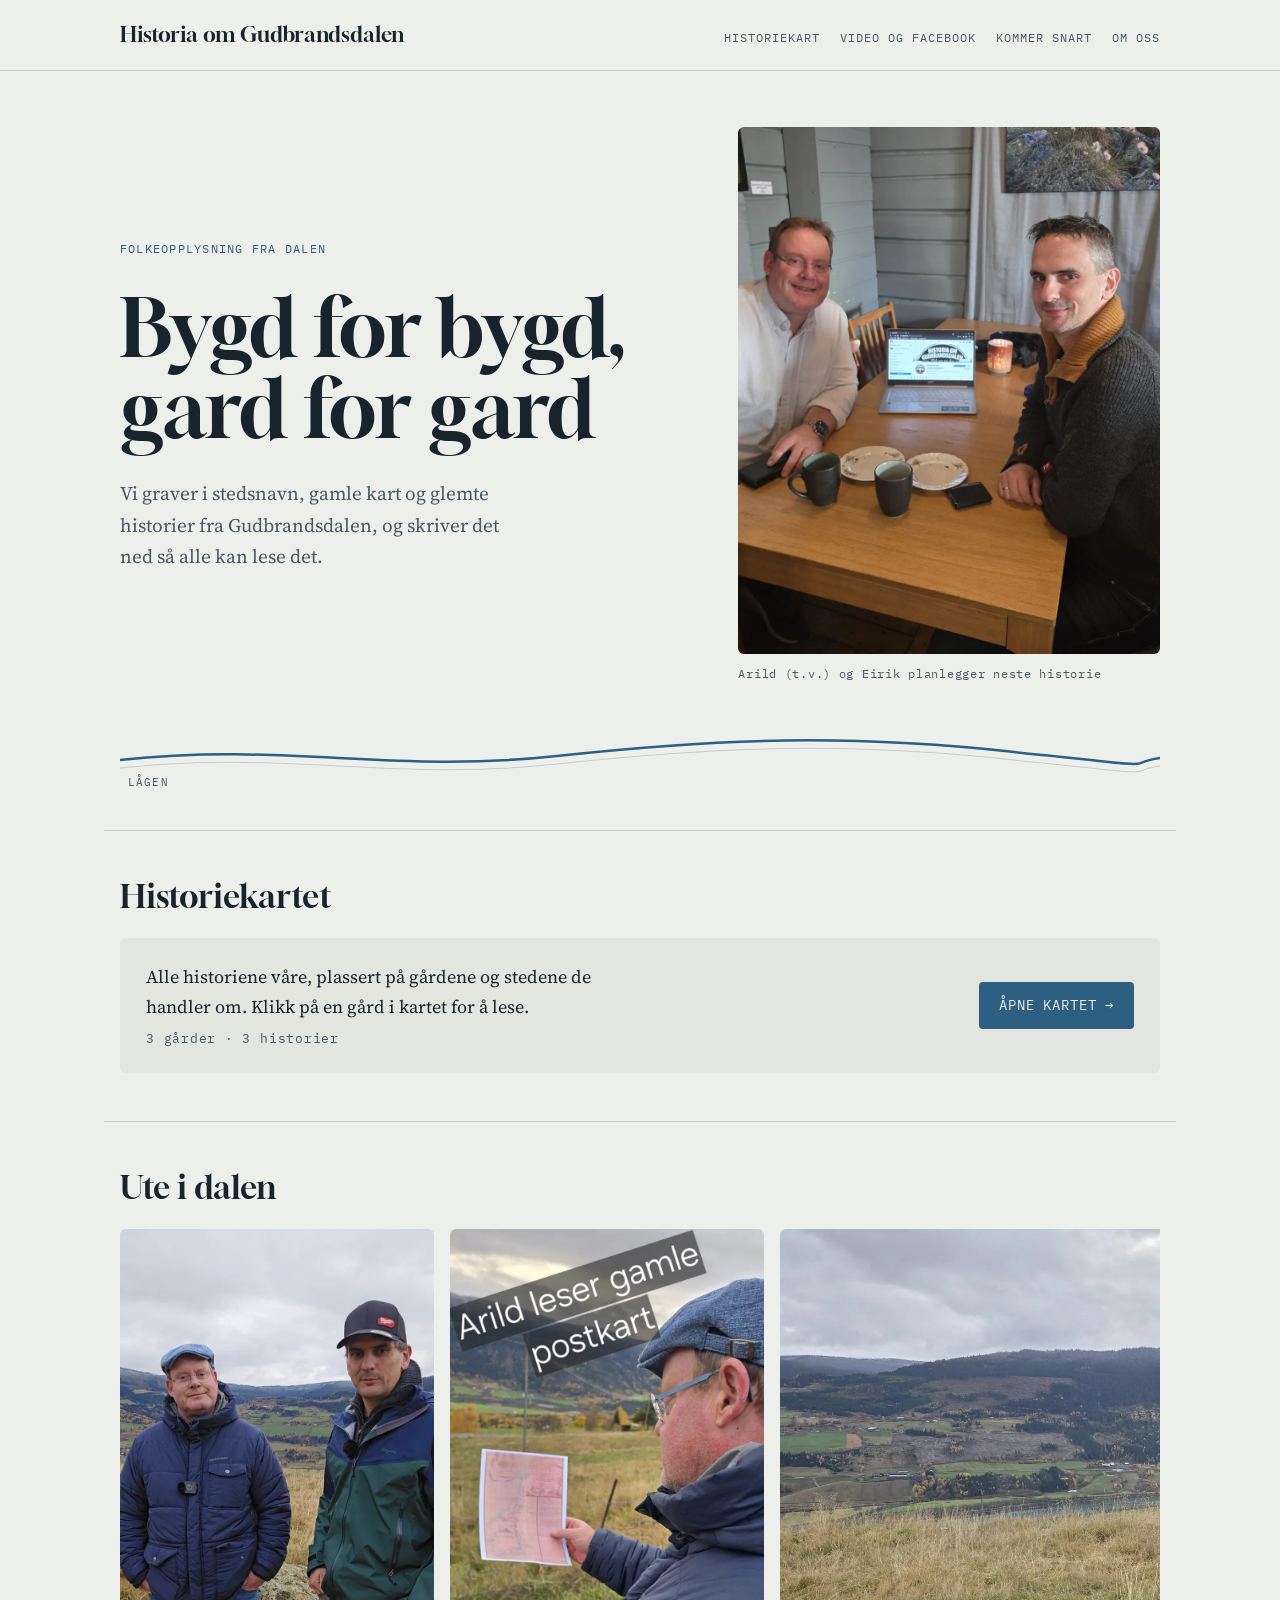
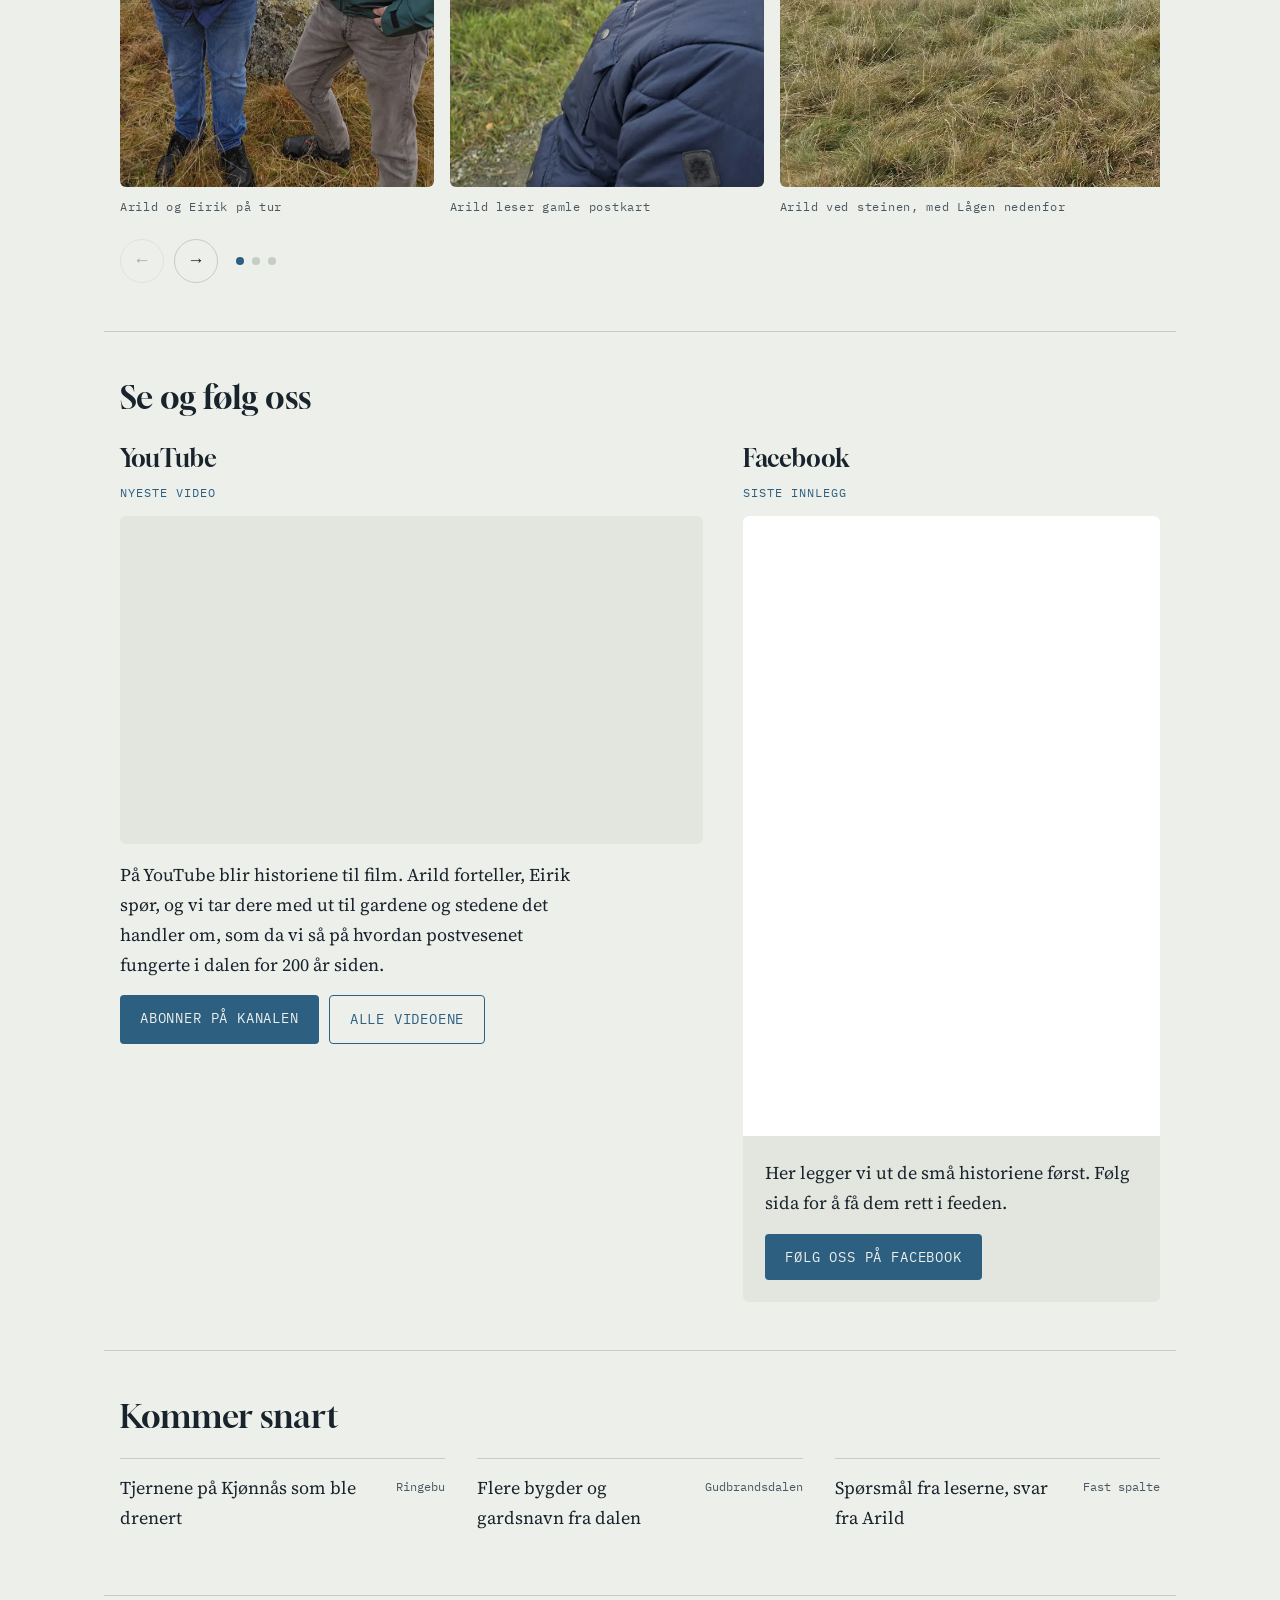
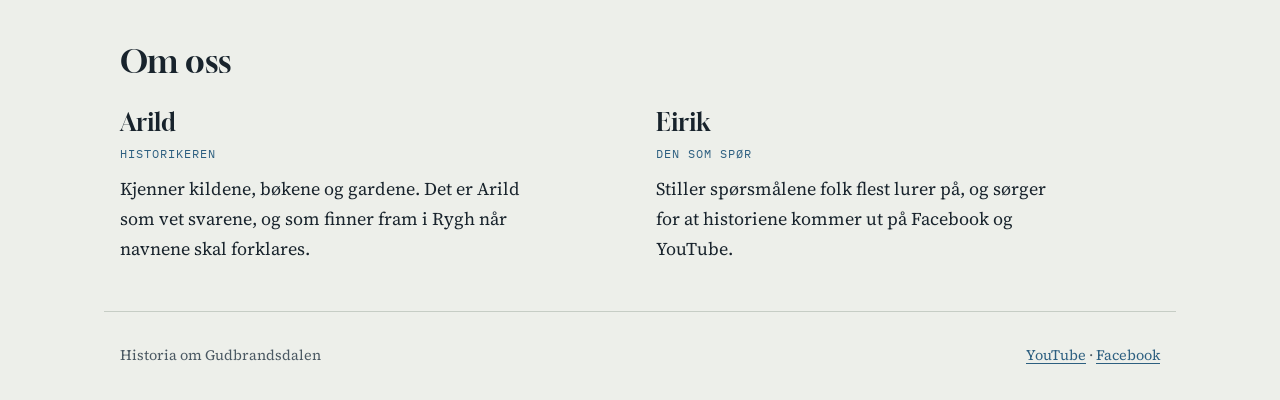
<file: index.html>
<!doctype html>
<html lang="nb">
<head>
<meta charset="utf-8">
<meta name="viewport" content="width=device-width,initial-scale=1,viewport-fit=cover">
<title>Historia om Gudbrandsdalen</title>
<meta name="description" content="Bygd for bygd, gard for gard: stedsnavn, gamle kart og glemte historier fra Gudbrandsdalen.">
<link rel="preconnect" href="https://fonts.googleapis.com">
<link rel="preconnect" href="https://fonts.gstatic.com" crossorigin>
<link rel="stylesheet" href="https://fonts.googleapis.com/css2?family=Gloock&family=Source+Serif+4:ital,opsz,wght@0,8..60,400;0,8..60,600;1,8..60,400&family=IBM+Plex+Mono:wght@400;500&display=swap">
<style>
/* Layout: kartblad — smal lesespalte med marginalnoter, Lågen som en blå linje gjennom toppen */
:root{
  --paper:#EDEFEA; --paper-2:#E2E6DF; --ink:#18232C; --ink-soft:#4A5862;
  --river:#2D5F80; --rule:#C6CDC5;
  --f-display:"Gloock", Georgia, "Times New Roman", serif;
  --f-body:"Source Serif 4", Georgia, "Times New Roman", serif;
  --f-mono:"IBM Plex Mono", ui-monospace, Menlo, Consolas, monospace;
  box-sizing:border-box;
}
@media (prefers-color-scheme: dark){:root:not([data-theme="light"]){
  --paper:#12191F; --paper-2:#1A232B; --ink:#E4E8E2; --ink-soft:#A3AFB6;
  --river:#7DB2D4; --rule:#2C3842; color-scheme:dark}}

body{margin:0;background:var(--paper);color:var(--ink);font-family:var(--f-body);font-size:18px;line-height:1.65}
.wrap{max-width:1040px;margin:0 auto;padding-left:max(16px, env(safe-area-inset-left, 0px));padding-right:max(16px, env(safe-area-inset-right, 0px))}
a{color:var(--river);text-underline-offset:3px}
a:focus-visible{outline:2px solid var(--river);outline-offset:3px}

.top{border-bottom:1px solid var(--rule)}
.top .wrap{display:flex;flex-wrap:wrap;justify-content:space-between;align-items:baseline;gap:8px 24px;padding-block:18px}
.brand{font-family:var(--f-display);font-size:1.3rem;color:var(--ink);text-decoration:none}
nav{display:flex;gap:20px;flex-wrap:wrap}
nav a{font-family:var(--f-mono);font-size:.78rem;letter-spacing:.08em;text-transform:uppercase;color:var(--ink-soft);text-decoration:none}
nav a:hover{color:var(--river)}

.hero .wrap{padding-block:56px 40px;display:grid;gap:28px}
.eyebrow{font-family:var(--f-mono);font-size:.78rem;letter-spacing:.1em;text-transform:uppercase;color:var(--river);margin:0}
.hero h1{font-family:var(--f-display);font-weight:400;font-size:clamp(2.6rem,7vw,5rem);line-height:1.02;margin:0;text-wrap:balance;max-width:14ch}
.hero p.lede{font-size:1.2rem;max-width:40ch;margin:0;color:var(--ink-soft)}
.hero .wrap{grid-template-columns:minmax(0,1.15fr) minmax(0,.85fr);align-items:center;column-gap:48px}
.hero .text{display:grid;gap:28px;min-width:0}
.hero .river{grid-column:1/-1}
.photo{margin:0}
.photo img{display:block;width:100%;height:auto;aspect-ratio:4/5;object-fit:cover;border-radius:6px;background:var(--paper-2)}
.photo figcaption,.slide figcaption{font-family:var(--f-mono);font-size:.75rem;letter-spacing:.06em;color:var(--ink-soft);margin-top:10px}

/* youtube + facebook */
.follow{display:grid;grid-template-columns:minmax(0,1.4fr) minmax(0,1fr);gap:40px;align-items:start}
.follow h3{font-family:var(--f-display);font-weight:400;font-size:1.5rem;margin:0 0 4px}
.follow .kicker{font-family:var(--f-mono);font-size:.75rem;letter-spacing:.08em;text-transform:uppercase;color:var(--river);margin:0 0 14px}
.follow p{margin:0 0 16px;max-width:52ch}
.video{position:relative;aspect-ratio:16/9;border-radius:6px;overflow:hidden;background:var(--paper-2);margin-bottom:16px}
.video iframe{position:absolute;inset:0;width:100%;height:100%;border:0}
.vtitle{font-weight:600;margin:0 0 4px}
.btns{display:flex;flex-wrap:wrap;gap:10px}
.cta.ghost{background:transparent;color:var(--river);border:1px solid var(--river)}
.fbbox{background:var(--paper-2);border-radius:6px;overflow:hidden;width:100%;max-width:500px;min-height:200px}
.fbbox iframe{display:block;width:100%;height:620px;border:0;background:#fff}
.fbbox .fallback{padding:22px}
@media (max-width:860px){.follow{grid-template-columns:minmax(0,1fr)}.fbbox iframe{height:560px}}

/* bildekarusell */
.carousel{position:relative}
.track{display:flex;gap:16px;overflow-x:auto;scroll-snap-type:x mandatory;scroll-behavior:smooth;-webkit-overflow-scrolling:touch;scrollbar-width:none;padding-bottom:4px}
.track::-webkit-scrollbar{display:none}
.slide{flex:0 0 auto;margin:0;scroll-snap-align:start;max-width:100%}
.slide img{display:block;height:clamp(340px,62vh,560px);width:auto;max-width:calc(100vw - 32px);object-fit:cover;border-radius:6px;background:var(--paper-2)}
.car-nav{display:flex;align-items:center;gap:10px;margin-top:18px}
.car-nav button{width:44px;height:44px;border-radius:50%;border:1px solid var(--rule);background:var(--paper);color:var(--ink);font-size:1.1rem;cursor:pointer;display:grid;place-items:center}
.car-nav button:hover:not(:disabled){border-color:var(--river);color:var(--river)}
.car-nav button:disabled{opacity:.35;cursor:default}
.car-nav button:focus-visible{outline:2px solid var(--river);outline-offset:2px}
.dots{display:flex;gap:8px;margin-left:8px}
.dots span{width:8px;height:8px;border-radius:50%;background:var(--rule);transition:background .2s}
.dots span.on{background:var(--river)}
.river{display:block;width:100%;height:70px;margin-top:8px}
.river path{fill:none;stroke:var(--river);stroke-width:2.5}
.river .bank{stroke:var(--rule);stroke-width:1}
.river text{fill:var(--ink-soft);font-family:var(--f-mono);font-size:11px;letter-spacing:.08em}

.sec .wrap{padding-block:48px;border-top:1px solid var(--rule)}
.sec h2{font-family:var(--f-display);font-weight:400;font-size:2rem;line-height:1.1;margin:0 0 24px;text-wrap:balance}

/* kart-kort */
.mapcard{display:grid;grid-template-columns:minmax(0,1fr) auto;gap:20px 32px;align-items:center;background:var(--paper-2);border-radius:6px;padding:24px 26px}
.mapcard p{margin:0;max-width:52ch}
.mapcard .count{font-family:var(--f-mono);font-size:.8rem;letter-spacing:.06em;color:var(--ink-soft);margin-top:6px}
.cta{display:inline-block;background:var(--river);color:var(--paper);font-family:var(--f-mono);font-size:.85rem;letter-spacing:.06em;text-transform:uppercase;text-decoration:none;padding:12px 20px;border-radius:4px;white-space:nowrap}
.cta:hover{filter:brightness(1.1)}

.article{display:grid;grid-template-columns:minmax(0,1fr) 220px;gap:40px;align-items:start}
.article .body{min-width:0;max-width:65ch}
.article h3{font-family:var(--f-display);font-weight:400;font-size:clamp(1.9rem,4vw,2.6rem);line-height:1.1;margin:0 0 6px;text-wrap:balance}
.byline{font-family:var(--f-mono);font-size:.78rem;letter-spacing:.06em;color:var(--ink-soft);margin:0 0 28px}
.body h4{font-family:var(--f-body);font-weight:600;font-size:1.1rem;margin:32px 0 8px}
.body p{margin:0 0 16px}
.body .callout{border-left:3px solid var(--river);padding:4px 0 4px 18px;margin:28px 0;font-style:italic;color:var(--ink-soft)}
.body .ask{background:var(--paper-2);padding:18px 20px;border-radius:4px;margin-top:28px}
.notes{display:grid;gap:22px;font-size:.9rem;line-height:1.5;color:var(--ink-soft);border-top:1px solid var(--rule);padding-top:14px}
.notes b{display:block;font-family:var(--f-mono);font-weight:500;font-size:.72rem;letter-spacing:.1em;text-transform:uppercase;color:var(--river);margin-bottom:4px}
.notes .code{font-family:var(--f-mono);font-size:.85rem;color:var(--ink)}

.coming{list-style:none;margin:0;padding:0;display:grid;grid-template-columns:repeat(auto-fit,minmax(240px,1fr));gap:0 32px}
.coming li{border-top:1px solid var(--rule);padding:14px 0;display:flex;justify-content:space-between;gap:12px}
.coming span{font-family:var(--f-mono);font-size:.75rem;color:var(--ink-soft);white-space:nowrap;padding-top:4px}

.people{display:grid;grid-template-columns:repeat(auto-fit,minmax(260px,1fr));gap:32px}
.person h3{font-family:var(--f-display);font-weight:400;font-size:1.5rem;margin:0 0 2px}
.person .role{font-family:var(--f-mono);font-size:.75rem;letter-spacing:.08em;text-transform:uppercase;color:var(--river);margin:0 0 10px}
.person p{margin:0;max-width:46ch}

footer .wrap{padding-block:32px;border-top:1px solid var(--rule);font-size:.9rem;color:var(--ink-soft);display:flex;flex-wrap:wrap;justify-content:space-between;gap:12px}

@media (max-width:760px){
  .article{grid-template-columns:minmax(0,1fr)}
  .notes{order:-1}
  .mapcard{grid-template-columns:minmax(0,1fr)}
  .hero .wrap{grid-template-columns:minmax(0,1fr)}
  .photo img{aspect-ratio:4/4.4}
  body{font-size:17px}
}
</style>
</head>
<body>

<header class="top">
  <div class="wrap">
    <a class="brand" href="/">Historia om Gudbrandsdalen</a>
    <nav aria-label="Hovedmeny">
      <a href="/kart/">Historiekart</a>
      <a href="#folg">Video og Facebook</a>
      <a href="#kommer">Kommer snart</a>
      <a href="#om">Om oss</a>
    </nav>
  </div>
</header>

<main id="top">
  <section class="hero">
    <div class="wrap">
      <div class="text">
        <p class="eyebrow">Folkeopplysning fra dalen</p>
        <h1>Bygd for bygd, gard for gard</h1>
        <p class="lede">Vi graver i stedsnavn, gamle kart og glemte historier fra Gudbrandsdalen, og skriver det ned så alle kan lese det.</p>
      </div>
      <figure class="photo">
        <picture>
          <source srcset="/bilder/arild-og-eirik-kafe.webp" type="image/webp">
          <img src="/bilder/arild-og-eirik-kafe.jpg" width="960" height="1200" alt="Arild og Eirik ved et kafébord med kaffekopper og en PC som viser Facebook-sida Historia om Gudbrandsdalen" fetchpriority="high">
        </picture>
        <figcaption>Arild (t.v.) og Eirik planlegger neste historie</figcaption>
      </figure>
      <svg class="river" viewBox="0 0 1000 70" preserveAspectRatio="none" aria-hidden="true">
        <path class="bank" d="M0 48 C 160 30, 260 62, 420 44 S 700 22, 860 40 S 960 52, 1000 46"/>
        <path d="M0 40 C 160 22, 260 54, 420 36 S 700 14, 860 32 S 960 44, 1000 38"/>
        <text x="8" y="66">LÅGEN</text>
      </svg>
    </div>
  </section>

  <section class="sec" id="kart">
    <div class="wrap">
      <h2>Historiekartet</h2>
      <div class="mapcard">
        <div>
          <p>Alle historiene våre, plassert på gårdene og stedene de handler om. Klikk på en gård i kartet for å lese.</p>
          <p class="count" id="kartTeller"></p>
        </div>
        <a class="cta" href="/kart/">Åpne kartet →</a>
      </div>
    </div>
  </section>

  <section class="sec" id="bilder">
    <div class="wrap">
      <h2>Ute i dalen</h2>
      <div class="carousel" aria-roledescription="karusell" aria-label="Bilder fra turene våre">
        <div class="track" id="track" tabindex="0">
        <figure class="slide">
          <picture>
            <source srcset="/bilder/arild-og-eirik-utsikt.webp" type="image/webp">
            <img src="/bilder/arild-og-eirik-utsikt.jpg" width="787" height="1400" alt="Arild og Eirik står i høstgress med utsikt over dalen og gårdene i bakgrunnen" loading="lazy">
          </picture>
          <figcaption>Arild og Eirik på tur</figcaption>
        </figure>
        <figure class="slide">
          <picture>
            <source srcset="/bilder/arild-postkart.webp" type="image/webp">
            <img src="/bilder/arild-postkart.jpg" width="788" height="1400" alt="Arild holder opp en kopi av et gammelt postkart med dalen i bakgrunnen" loading="lazy">
          </picture>
          <figcaption>Arild leser gamle postkart</figcaption>
        </figure>
        <figure class="slide">
          <picture>
            <source srcset="/bilder/arild-ved-steinen.webp" type="image/webp">
            <img src="/bilder/arild-ved-steinen.jpg" width="1800" height="1013" alt="Arild står ved en lavdekket stein i høstgress, med Lågen og lia på andre sida av dalen bak" loading="lazy">
          </picture>
          <figcaption>Arild ved steinen, med Lågen nedenfor</figcaption>
        </figure>
        </div>
        <div class="car-nav">
          <button type="button" id="prev" aria-label="Forrige bilde">←</button>
          <button type="button" id="next" aria-label="Neste bilde">→</button>
          <div class="dots" id="dots" aria-hidden="true"></div>
        </div>
      </div>
    </div>
  </section>

  <section class="sec" id="folg">
    <div class="wrap">
      <h2>Se og følg oss</h2>
      <div class="follow">
        <div>
          <h3>YouTube</h3>
          <p class="kicker">Nyeste video</p>
          <div class="video">
            <iframe src="https://www.youtube-nocookie.com/embed/_u6CwcKRROg" title="Hvordan fungerte egentlig postvesenet for 200 år siden?" loading="lazy" allow="accelerometer; clipboard-write; encrypted-media; gyroscope; picture-in-picture; web-share" referrerpolicy="strict-origin-when-cross-origin" allowfullscreen></iframe>
          </div>
          <p>På YouTube blir historiene til film. Arild forteller, Eirik spør, og vi tar dere med ut til gardene og stedene det handler om, som da vi så på hvordan postvesenet fungerte i dalen for 200 år siden.</p>
          <div class="btns">
            <a class="cta" href="https://www.youtube.com/@historiaomgudbrandsdalen?sub_confirmation=1" target="_blank" rel="noopener">Abonner på kanalen</a>
            <a class="cta ghost" href="https://www.youtube.com/@historiaomgudbrandsdalen/videos" target="_blank" rel="noopener">Alle videoene</a>
          </div>
        </div>
        <div>
          <h3>Facebook</h3>
          <p class="kicker">Siste innlegg</p>
          <div class="fbbox" id="fbbox">
            <div class="fallback">
              <p>Her legger vi ut de små historiene først. Følg sida for å få dem rett i feeden.</p>
              <a class="cta" id="fblink" href="https://www.facebook.com/profile.php?id=61594657409669" target="_blank" rel="noopener">Finn oss på Facebook</a>
            </div>
          </div>
        </div>
      </div>
    </div>
  </section>

  <section class="sec" id="kommer">
    <div class="wrap">
      <h2>Kommer snart</h2>
      <ul class="coming">
        <li>Tjernene på Kjønnås som ble drenert <span>Ringebu</span></li>
        <li>Flere bygder og gardsnavn fra dalen <span>Gudbrandsdalen</span></li>
        <li>Spørsmål fra leserne, svar fra Arild <span>Fast spalte</span></li>
      </ul>
    </div>
  </section>

  <section class="sec" id="om">
    <div class="wrap">
      <h2>Om oss</h2>
      <div class="people">
        <div class="person">
          <h3>Arild</h3>
          <p class="role">Historikeren</p>
          <p>Kjenner kildene, bøkene og gardene. Det er Arild som vet svarene, og som finner fram i Rygh når navnene skal forklares.</p>
        </div>
        <div class="person">
          <h3>Eirik</h3>
          <p class="role">Den som spør</p>
          <p>Stiller spørsmålene folk flest lurer på, og sørger for at historiene kommer ut på Facebook og YouTube.</p>
        </div>
      </div>
    </div>
  </section>
</main>

<footer>
  <div class="wrap">
    <span>Historia om Gudbrandsdalen</span>
    <span><a href="https://www.youtube.com/@historiaomgudbrandsdalen" target="_blank" rel="noopener">YouTube</a> · <a id="fbfoot" href="https://www.facebook.com/profile.php?id=61594657409669" target="_blank" rel="noopener">Facebook</a></span>
  </div>
</footer>

<script src="/kart/data.js"></script>
<script>
(function(){
  var d = window.HK_DATA, el = document.getElementById("kartTeller");
  if (!d || !el) return;
  var g = d.farms.length, h = d.farms.reduce(function(a, f){ return a + f.stories.length; }, 0);
  el.textContent = g + (g === 1 ? " gård" : " gårder") + " · " + h + (h === 1 ? " historie" : " historier");
})();
</script>
<script>
(function(){
  var t = document.getElementById("track"); if (!t) return;
  var slides = t.querySelectorAll(".slide"), prev = document.getElementById("prev"), next = document.getElementById("next"), dots = document.getElementById("dots");
  slides.forEach(function(){ dots.appendChild(document.createElement("span")); });
  function cur(){ var x = t.scrollLeft, best = 0, d = Infinity;
    slides.forEach(function(s, i){ var dd = Math.abs(s.offsetLeft - t.offsetLeft - x); if (dd < d){ d = dd; best = i; } }); return best; }
  function update(){ var i = cur(), end = t.scrollLeft + t.clientWidth >= t.scrollWidth - 4;
    prev.disabled = t.scrollLeft <= 4; next.disabled = end;
    Array.prototype.forEach.call(dots.children, function(el, j){ el.classList.toggle("on", end ? j === slides.length - 1 : j === i); }); }
  function go(i){ i = Math.max(0, Math.min(slides.length - 1, i)); t.scrollTo({ left: slides[i].offsetLeft - t.offsetLeft }); }
  prev.addEventListener("click", function(){ go(cur() - 1); });
  next.addEventListener("click", function(){ go(cur() + 1); });
  t.addEventListener("keydown", function(e){ if (e.key === "ArrowLeft"){ e.preventDefault(); go(cur() - 1); } if (e.key === "ArrowRight"){ e.preventDefault(); go(cur() + 1); } });
  t.addEventListener("scroll", function(){ window.requestAnimationFrame(update); }, { passive: true });
  window.addEventListener("resize", update); update();
})();
</script>
<script>
/* Facebook-sida. Sett adressen her, så vises siste innlegg i boksen. */
(function(){
  var FB_URL = "https://www.facebook.com/profile.php?id=61594657409669";
  if (!FB_URL) return;
  var box = document.getElementById("fbbox"), link = document.getElementById("fblink"), foot = document.getElementById("fbfoot");
  link.href = FB_URL; link.textContent = "Følg oss på Facebook"; foot.href = FB_URL;
  var w = Math.max(180, Math.min(500, Math.floor(box.clientWidth)));
  var f = document.createElement("iframe");
  f.title = "Siste innlegg fra Historia om Gudbrandsdalen på Facebook";
  f.loading = "lazy"; f.allow = "encrypted-media";
  f.src = "https://www.facebook.com/plugins/page.php?href=" + encodeURIComponent(FB_URL) + "&tabs=timeline&width=" + w + "&height=620&small_header=true&adapt_container_width=true&hide_cover=false&show_facepile=false&locale=nb_NO";
  box.insertBefore(f, box.firstChild);
})();
</script>
</body>
</html>
</file>
